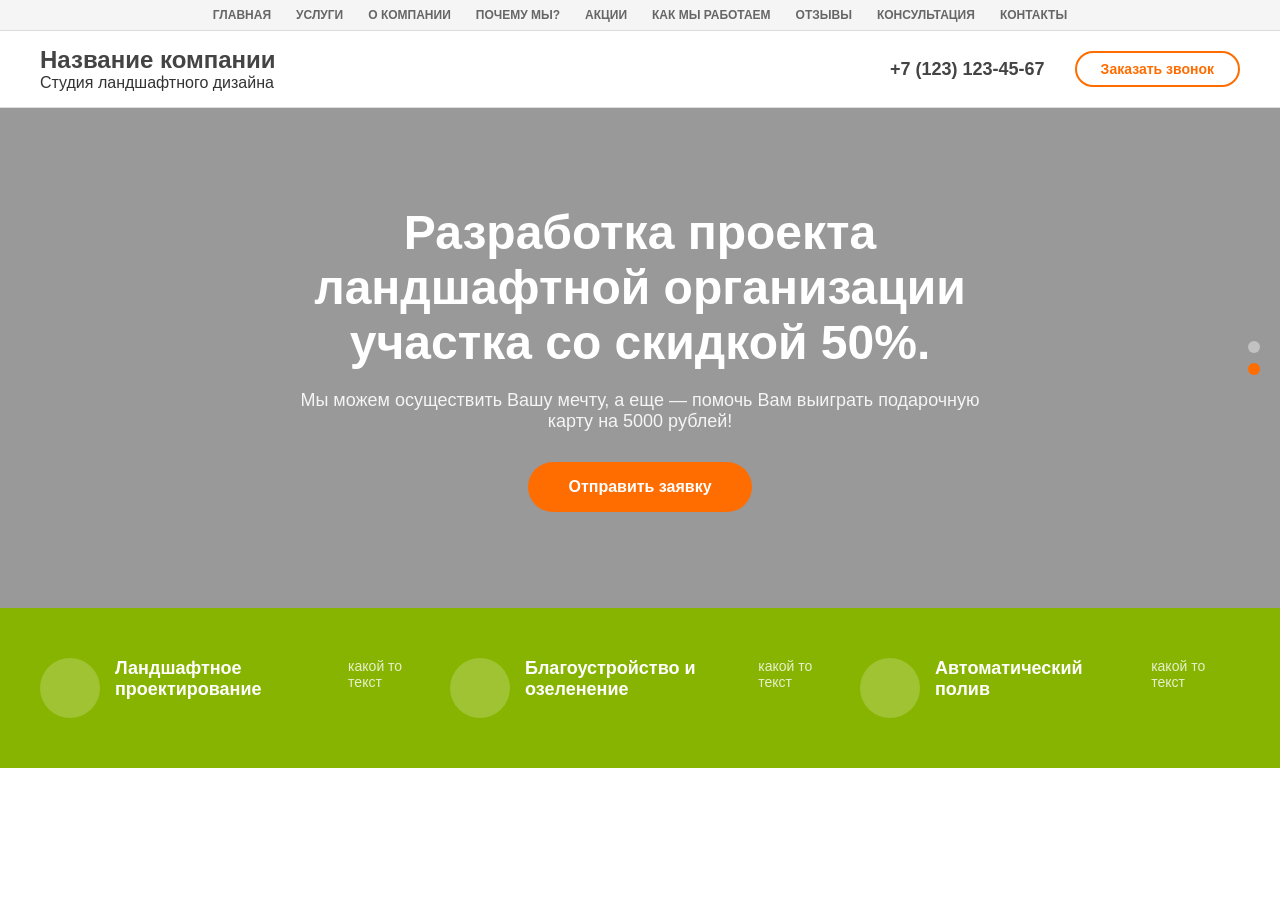
<file: control-week-task/index.html>
<!DOCTYPE html>
<html lang="ru">
<head>
    <meta charset="UTF-8">
    <meta name="viewport" content="width=device-width, initial-scale=1.0">
    <title>Ландшафтный дизайн</title>
    <link rel="stylesheet" href="styles.css">
</head>
<body>
    <!-- Навигация -->
    <div class="top-nav">
        <div class="container">
            <a href="#">Главная</a>
            <a href="#">Услуги</a>
            <a href="#">О компании</a>
            <a href="#">Почему мы?</a>
            <a href="#">Акции</a>
            <a href="#">Как мы работаем</a>
            <a href="#">Отзывы</a>
            <a href="#">Консультация</a>
            <a href="#">Контакты</a>
        </div>
    </div>

    <!-- Шапка -->
    <div class="header">
        <div class="container header-content">
            <div class="logo">
                <div class="logo-title">Название компании</div>
                <div class="logo-subtitle">Студия ландшафтного дизайна</div>
            </div>
            
            <div class="header-contacts">
                <div class="phone">+7 (123) 123-45-67</div>
                <a href="#" class="btn-call">Заказать звонок</a>
            </div>
        </div>
    </div>

    <!-- Главный экран -->
    <div class="hero">
        <div class="container hero-content">
            <h1 class="hero-title">Разработка проекта ландшафтной организации участка со скидкой 50%.</h1>
            <p class="hero-text">Мы можем осуществить Вашу мечту, а еще — помочь Вам выиграть подарочную карту на 5000 рублей!</p>
            <a href="#" class="btn btn-big">Отправить заявку</a>
        </div>
        
        <div class="hero-dots">
            <div class="dot"></div>
            <div class="dot dot-active"></div>
        </div>
    </div>

    <!-- Услуги -->
    <div class="services">
        <div class="container">
            <div class="services-grid">
                <div class="service-item">
                    <div class="service-icon"></div>
                    <h3>Ландшафтное проектирование</h3>
                    <p>какой то текст</p>
                </div>
                <div class="service-item">
                    <div class="service-icon"></div>
                    <h3>Благоустройство и озеленение</h3>
                    <p>какой то текст</p>
                </div>
                <div class="service-item">
                    <div class="service-icon"></div>
                    <h3>Автоматический полив</h3>
                    <p>какой то текст</p>
                </div>
            </div>
        </div>
    </div>
</body>
</html>
</file>
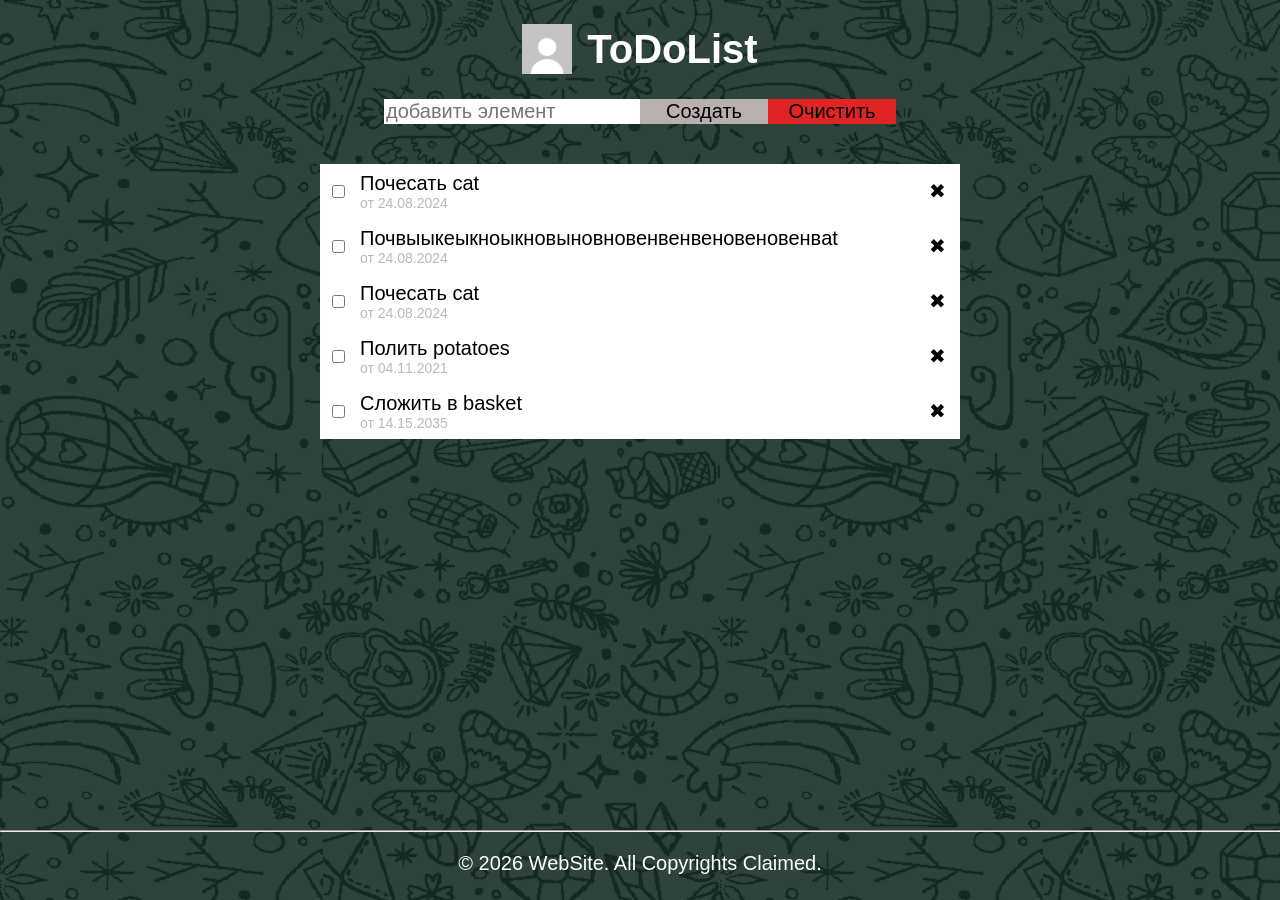
<file: todolist/index.html>
<!DOCTYPE html>
<html lang="ru">
    <head>
        <link rel="icon" href="DefaultUser.jpg">
        <link rel="stylesheet" type="text/css" href="styles.css">
        <title>WebsiteTitle</title>
        <meta charset="UTF-8">
    </head>
    <body>
        <main>
            <div class="Header">
                <div class="Header-icon"></div>
                <div class="Header-text">
                    <h1>ToDoList</h1>
                </div>
            </div>
            <div class="MyInput">
                <input type="text" placeholder="добавить элемент"/>
                <button id="createButton">Создать</button>
                <button id="clearButton">Очистить</button>
            </div>


            <ol data-placeholder="Не найдено ни одного дела"><li>
                    <label class="MyLabel">
                        <input type="checkbox">
                        <span class="AllText">
                            <span class="TaskText">Почесать cat</span>
                            <span class="SubTaskText">от 24.08.2024</span>
                        </span>
                    </label>
                    <button class="LiButton">✖</button>
                </li>
                <li>
                    <label class="MyLabel">
                        <input type="checkbox">
                        <span class="AllText">
                            <span class="TaskText">Почвыыкеыкноыкновыновновенвенвеновеновенвat</span>
                            <span class="SubTaskText">от 24.08.2024</span>
                        </span>
                    </label>
                    <button class="LiButton">✖</button>
                </li>
                <li>
                    <label class="MyLabel">
                        <input type="checkbox">
                        <span class="AllText">
                            <span class="TaskText">Почесать cat</span>
                            <span class="SubTaskText">от 24.08.2024</span>
                        </span>
                    </label>
                    <button class="LiButton">✖</button>
                </li>
                <li>
                    <label class="MyLabel">
                        <input type="checkbox">
                        <span class="AllText"> 
                            <span class="TaskText">Полить potatoes</span>
                            <span class="SubTaskText">от 04.11.2021</span>
                        </span>
                    </label>
                    <button class="LiButton">✖</button>
                </li>
                <li>
                    <label class="MyLabel">
                        <input type="checkbox">
                        <span class="AllText"> 
                            <span class="TaskText"> Сложить в basket </span>
                            <span class="SubTaskText">от 14.15.2035</span>
                        </span>
                    </label>
                    <button class="LiButton">✖</button>
                </li></ol>
            
        </main>

        
        <footer class="site-footer">
            <hr>
            <p>&copy; 2026 WebSite. All Copyrights Claimed.</p>
        </footer>

    </body>
</html>
</file>
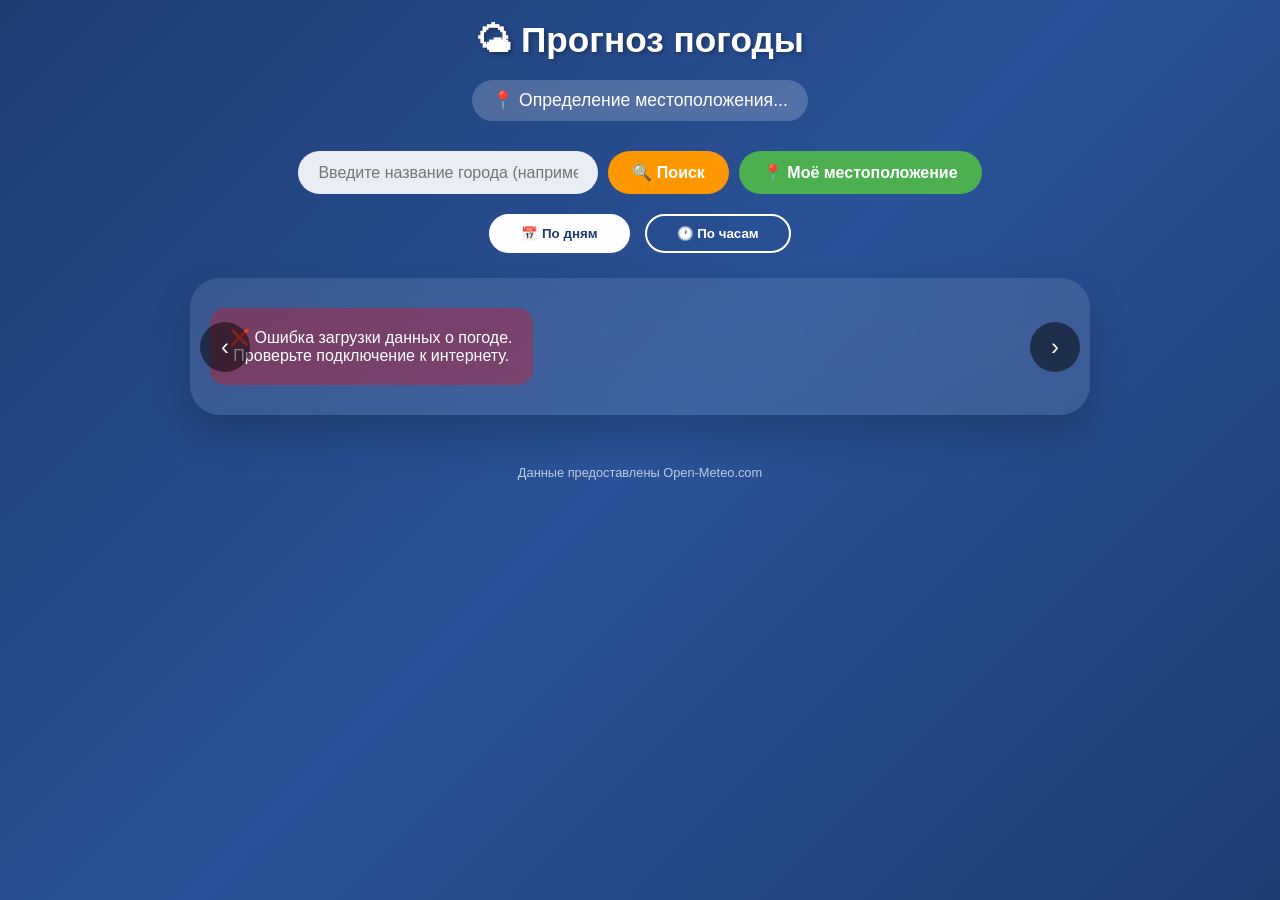
<file: jslabs/lab10/index.html>
<!DOCTYPE html>
<html lang="ru">
<head>
    <meta charset="UTF-8">
    <meta name="viewport" content="width=device-width, initial-scale=1.0, user-scalable=yes">
    <title>Погода - Карусель прогнозов | Open-Meteo</title>
    <link rel="stylesheet" href="styles.css">
</head>
<body>
    <div class="container">
        <div class="header">
            <h1>🌤 Прогноз погоды</h1>
            <div class="location-info" id="locationInfo">
                📍 Определение местоположения...
            </div>
        </div>

        <div class="search-box">
            <input type="text" id="cityInput" class="search-input" placeholder="Введите название города (например, London, Paris, Tokyo)">
            <button class="search-btn" onclick="searchCity()">🔍 Поиск</button>
            <button class="location-btn" onclick="getUserLocation()">📍 Моё местоположение</button>
        </div>

        <div class="mode-switch">
            <button class="mode-btn active" onclick="switchMode('daily')">📅 По дням</button>
            <button class="mode-btn" onclick="switchMode('hourly')">🕐 По часам</button>
        </div>

        <div class="carousel-container">
            <button class="arrow arrow-left" onclick="prevSlide()">‹</button>
            <div class="carousel">
                <div class="carousel-track" id="carouselTrack">
                    <div class="loading">
                        <div class="spinner"></div>
                        Загрузка прогноза...
                    </div>
                </div>
            </div>
            <button class="arrow arrow-right" onclick="nextSlide()">›</button>
        </div>
        <div class="indicators" id="indicators"></div>

        <footer>
            Данные предоставлены Open-Meteo.com
        </footer>
    </div>

    <script>
        let currentWeatherData = null;
        let currentMode = 'daily'; // 'daily' или 'hourly'
        let currentIndex = 0;
        let currentLat = null;
        let currentLon = null;
        let currentCityName = '';

        const MOSCOW_LAT = 55.7558;
        const MOSCOW_LON = 37.6173;
        const MOSCOW_NAME = 'Москва, Россия';

        // Иконки погоды на основе кода WMO
        const weatherIcons = {
            0: '☀️',      
            1: '🌤',      
            2: '⛅',      
            3: '☁️',      
            45: '🌫',     
            48: '🌫',     
            51: '🌧',     
            53: '🌧',     
            55: '🌧',     
            56: '🌧❄️',   
            57: '🌧❄️',   
            61: '🌧',     
            63: '🌧',     
            65: '🌧',     
            66: '🌧❄️',   
            67: '🌧❄️',   
            71: '🌨',     
            73: '🌨',     
            75: '🌨',     
            77: '🌨',     
            80: '🌦',     
            81: '🌦',     
            82: '🌦',     
            85: '🌨🌧',   
            86: '🌨🌧',   
            95: '⛈',     
            96: '⛈🌨',   
            99: '⛈🌨'    
        };

        function getWeatherIcon(code) {
            return weatherIcons[code] || '❓';
        }

        function getWeatherDescription(code) {
            const descriptions = {
                0: 'Ясно',
                1: 'В основном ясно',
                2: 'Переменная облачность',
                3: 'Пасмурно',
                45: 'Туман',
                48: 'Туман',
                51: 'Морось',
                53: 'Морось',
                55: 'Морось',
                61: 'Дождь',
                63: 'Дождь',
                65: 'Сильный дождь',
                71: 'Снег',
                73: 'Снег',
                75: 'Сильный снег',
                80: 'Ливень',
                81: 'Ливень',
                82: 'Сильный ливень',
                95: 'Гроза',
                96: 'Гроза',
                99: 'Гроза'
            };
            return descriptions[code] || 'Разная погода';
        }

        // Получение геопозиции
        function getUserLocation() {
            if (navigator.geolocation) {
                const loadingDiv = document.getElementById('carouselTrack');
                loadingDiv.innerHTML = '<div class="loading"><div class="spinner"></div>Определение местоположения...</div>';
                
                navigator.geolocation.getCurrentPosition(
                    (position) => {
                        currentLat = position.coords.latitude;
                        currentLon = position.coords.longitude;
                        currentCityName = '';
                        fetchWeatherData(currentLat, currentLon, 'Ваше местоположение');
                    },
                    (error) => {
                        console.warn('Ошибка геопозиции:', error);
                        useDefaultLocation();
                    }
                );
            } else {
                useDefaultLocation();
            }
        }

        function useDefaultLocation() {
            currentLat = MOSCOW_LAT;
            currentLon = MOSCOW_LON;
            currentCityName = '';
            fetchWeatherData(currentLat, currentLon, MOSCOW_NAME);
        }

        // Поиск города через геокодинг (Open-Meteo)
        async function searchCity() {
            const cityName = document.getElementById('cityInput').value.trim();
            if (!cityName) {
                alert('Введите название города');
                return;
            }

            const loadingDiv = document.getElementById('carouselTrack');
            loadingDiv.innerHTML = '<div class="loading"><div class="spinner"></div>Поиск города...</div>';
            document.getElementById('indicators').innerHTML = '';

            try {
                const geoUrl = `https://geocoding-api.open-meteo.com/v1/search?name=${encodeURIComponent(cityName)}&count=1&language=ru&format=json`;
                const response = await fetch(geoUrl);
                console.log(geoUrl);
                const data = await response.json();

                if (data.results && data.results.length > 0) {
                    const result = data.results[0];
                    currentLat = result.latitude;
                    currentLon = result.longitude;
                    currentCityName = result.name;
                    const country = result.country || '';
                    const displayName = `${result.name}${country ? `, ${country}` : ''}`;
                    fetchWeatherData(currentLat, currentLon, displayName);
                } else {
                    throw new Error('Город не найден');
                }
            } catch (error) {
                document.getElementById('carouselTrack').innerHTML = `
                    <div class="error">
                        ❌ Город "${cityName}" не найден.<br>
                        Попробуйте ввести название на английском.
                    </div>
                `;
                document.getElementById('locationInfo').innerHTML = `📍 ${MOSCOW_NAME} (по умолчанию)`;
            }
        }

        // Основной запрос погоды
        async function fetchWeatherData(lat, lon, locationName) {
            currentIndex = 0;
            
            let url;
            if (currentMode === 'daily') {
                url = `https://api.open-meteo.com/v1/forecast?latitude=${lat}&longitude=${lon}&daily=weather_code,temperature_2m_max,temperature_2m_min,precipitation_sum,wind_speed_10m_max&timezone=auto&forecast_days=7`;
            } else {
                url = `https://api.open-meteo.com/v1/forecast?latitude=${lat}&longitude=${lon}&hourly=weather_code,temperature_2m,relative_humidity_2m,precipitation,wind_speed_10m&timezone=auto&forecast_days=2`;
            }

            try {
                const response = await fetch(url);
                const data = await response.json();
                currentWeatherData = data;
                
                document.getElementById('locationInfo').innerHTML = `📍 ${locationName}<br>📐 ${lat.toFixed(2)}°, ${lon.toFixed(2)}°`;
                
                renderCarousel();
                updateIndicators();
            } catch (error) {
                console.error('Ошибка загрузки погоды:', error);
                document.getElementById('carouselTrack').innerHTML = `
                    <div class="error">
                        ❌ Ошибка загрузки данных о погоде.<br>
                        Проверьте подключение к интернету.
                    </div>
                `;
            }
        }

        // Рендер карусели
        function renderCarousel() {
            if (!currentWeatherData) return;

            const track = document.getElementById('carouselTrack');
            let html = '';

            if (currentMode === 'daily') {
                const daily = currentWeatherData.daily;
                const times = daily.time;
                
                for (let i = 0; i < times.length; i++) {
                    const date = new Date(times[i]);
                    const formattedDate = date.toLocaleDateString('ru-RU', { weekday: 'long', day: 'numeric', month: 'long' });
                    const icon = getWeatherIcon(daily.weather_code[i]);
                    const desc = getWeatherDescription(daily.weather_code[i]);
                    const tempMax = Math.round(daily.temperature_2m_max[i]);
                    const tempMin = Math.round(daily.temperature_2m_min[i]);
                    const precip = daily.precipitation_sum[i];
                    const wind = Math.round(daily.wind_speed_10m_max[i]);

                    html += `
                        <div class="weather-card">
                            <div class="date">${formattedDate}</div>
                            <div class="weather-icon">${icon}</div>
                            <div class="temp">${tempMax}°<span> / ${tempMin}°</span></div>
                            <div class="weather-desc">${desc}</div>
                            <div class="details">
                                <div class="detail-item">
                                    <div class="detail-label">🌧 Осадки</div>
                                    <div class="detail-value">${precip.toFixed(1)} мм</div>
                                </div>
                                <div class="detail-item">
                                    <div class="detail-label">💨 Ветер</div>
                                    <div class="detail-value">${wind} км/ч</div>
                                </div>
                            </div>
                        </div>
                    `;
                }
            } else {
                const hourly = currentWeatherData.hourly;
                const times = hourly.time;
                
                for (let i = 0; i < Math.min(times.length, 48); i++) {
                    const date = new Date(times[i]);
                    const formattedTime = date.toLocaleDateString('ru-RU', { weekday: 'short', day: 'numeric', hour: '2-digit', minute: '2-digit' });
                    const icon = getWeatherIcon(hourly.weather_code[i]);
                    const desc = getWeatherDescription(hourly.weather_code[i]);
                    const temp = Math.round(hourly.temperature_2m[i]);
                    const humidity = hourly.relative_humidity_2m?.[i] || 0;
                    const precip = hourly.precipitation[i] || 0;
                    const wind = Math.round(hourly.wind_speed_10m[i] || 0);

                    html += `
                        <div class="weather-card">
                            <div class="date">${formattedTime}</div>
                            <div class="weather-icon">${icon}</div>
                            <div class="temp">${temp}°<span></span></div>
                            <div class="weather-desc">${desc}</div>
                            <div class="details">
                                <div class="detail-item">
                                    <div class="detail-label">💧 Влажность</div>
                                    <div class="detail-value">${humidity}%</div>
                                </div>
                                <div class="detail-item">
                                    <div class="detail-label">🌧 Осадки</div>
                                    <div class="detail-value">${precip.toFixed(1)} мм</div>
                                </div>
                                <div class="detail-item">
                                    <div class="detail-label">💨 Ветер</div>
                                    <div class="detail-value">${wind} км/ч</div>
                                </div>
                            </div>
                        </div>
                    `;
                }
            }

            track.innerHTML = html;
            updateCarouselPosition();
        }

        function updateCarouselPosition() {
            const track = document.getElementById('carouselTrack');
            const cardWidth = track.firstChild?.offsetWidth || 0;
            track.style.transform = `translateX(-${currentIndex * 100}%)`;
        }

        function nextSlide() {
            if (!currentWeatherData) return;
            
            let maxIndex;
            if (currentMode === 'daily') {
                maxIndex = currentWeatherData.daily.time.length - 1;
            } else {
                maxIndex = Math.min(currentWeatherData.hourly.time.length, 48) - 1;
            }
            
            if (currentIndex < maxIndex) {
                currentIndex++;
                updateCarouselPosition();
                updateIndicators();
            }
        }

        function prevSlide() {
            if (currentIndex > 0) {
                currentIndex--;
                updateCarouselPosition();
                updateIndicators();
            }
        }

        function updateIndicators() {
            if (!currentWeatherData) return;
            
            let total;
            if (currentMode === 'daily') {
                total = currentWeatherData.daily.time.length;
            } else {
                total = Math.min(currentWeatherData.hourly.time.length, 48);
            }
            
            const container = document.getElementById('indicators');
            let html = '';
            for (let i = 0; i < total; i++) {
                html += `<div class="indicator ${i === currentIndex ? 'active' : ''}" onclick="goToSlide(${i})"></div>`;
            }
            container.innerHTML = html;
        }

        function goToSlide(index) {
            if (!currentWeatherData) return;
            
            let maxIndex;
            if (currentMode === 'daily') {
                maxIndex = currentWeatherData.daily.time.length - 1;
            } else {
                maxIndex = Math.min(currentWeatherData.hourly.time.length, 48) - 1;
            }
            
            if (index >= 0 && index <= maxIndex) {
                currentIndex = index;
                updateCarouselPosition();
                updateIndicators();
            }
        }

        function switchMode(mode) {
            currentMode = mode;
            currentIndex = 0;
            
            // Обновляем активную кнопку
            document.querySelectorAll('.mode-btn').forEach(btn => btn.classList.remove('active'));
            if (mode === 'daily') {
                document.querySelector('.mode-btn:first-child').classList.add('active');
            } else {
                document.querySelector('.mode-btn:last-child').classList.add('active');
            }
            
            // Перезагружаем данные с текущими координатами
            if (currentLat && currentLon) {
                const locationDisplay = document.getElementById('locationInfo').innerText;
                fetchWeatherData(currentLat, currentLon, locationDisplay.replace('📍 ', '').split('\n')[0]);
            } else {
                getUserLocation();
            }
        }

        // Инициализация при загрузке страницы
        window.onload = () => {
            getUserLocation();
        };
    </script>
</body>
</html>
</file>
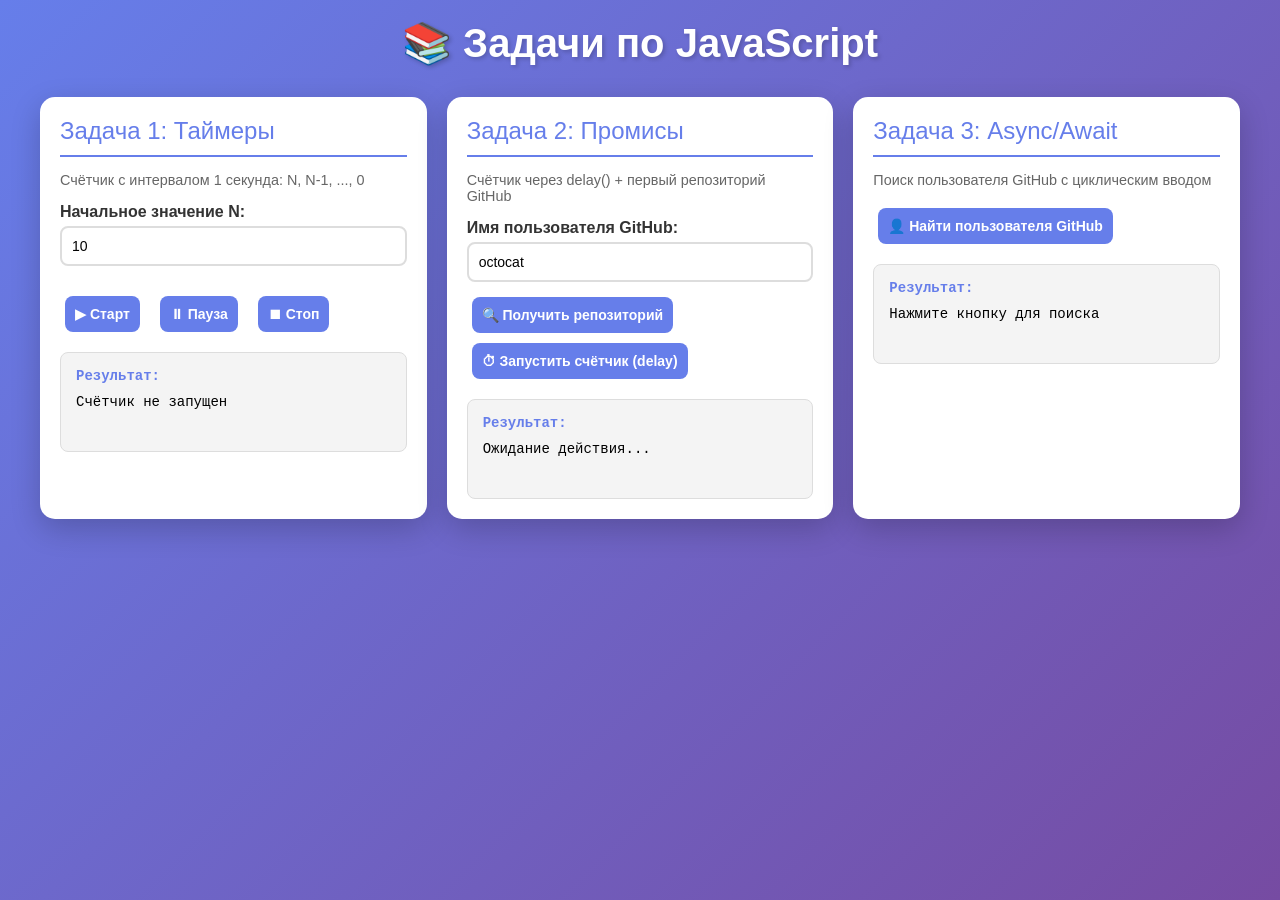
<file: jslabs/lab8/index.html>
<!DOCTYPE html>
<html lang="ru">
<head>
    <meta charset="UTF-8">
    <meta name="viewport" content="width=device-width, initial-scale=1.0">
    <title>Задачи по JavaScript: Таймеры, Промисы, Async/Await</title>
    <link rel="stylesheet" href="styles.css">
</head>
<body>
    <div class="container">
        <h1>📚 Задачи по JavaScript</h1>
        
        <div class="tasks-grid">
            <!-- Задача 1: Таймеры -->
            <div class="task-card">
                <div class="task-title">Задача 1: Таймеры</div>
                <div class="task-description">
                    Счётчик с интервалом 1 секунда: N, N-1, ..., 0
                </div>
                
                <div class="input-group">
                    <label>Начальное значение N:</label>
                    <input type="number" id="counterValue" value="10" min="0">
                </div>
                
                <div class="button-group">
                    <button onclick="startCounter()">▶ Старт</button>
                    <button onclick="pauseCounter()">⏸ Пауза</button>
                    <button onclick="stopCounter()">⏹ Стоп</button>
                </div>
                
                <div class="output">
                    <div class="output-title">Результат:</div>
                    <div id="counterOutput">Счётчик не запущен</div>
                </div>
            </div>

            <!-- Задача 2: Промисы -->
            <div class="task-card">
                <div class="task-title">Задача 2: Промисы</div>
                <div class="task-description">
                    Счётчик через delay() + первый репозиторий GitHub
                </div>
                
                <div class="input-group">
                    <label>Имя пользователя GitHub:</label>
                    <input type="text" id="githubUsername" value="octocat" placeholder="Введите имя пользователя">
                    <button onclick="getFirstRepository()">🔍 Получить репозиторий</button>
                    <button onclick="runPromiseCounter()">⏱ Запустить счётчик (delay)</button>
                </div>
                
                <div class="output">
                    <div class="output-title">Результат:</div>
                    <div id="promiseOutput">Ожидание действия...</div>
                </div>
            </div>

            <!-- Задача 3: Async/Await -->
            <div class="task-card">
                <div class="task-title">Задача 3: Async/Await</div>
                <div class="task-description">
                    Поиск пользователя GitHub с циклическим вводом
                </div>
                
                <div class="input-group">
                    <button onclick="runAsyncAwaitExample()">👤 Найти пользователя GitHub</button>
                </div>
                
                <div class="output">
                    <div class="output-title">Результат:</div>
                    <div id="asyncOutput">Нажмите кнопку для поиска</div>
                </div>
            </div>
        </div>
    </div>

    <script>
        // ==================== ЗАДАЧА 1: Таймеры ====================
        let counterInstance = null;
        let currentCounterValue = 0;

        function counter(n) {
            console.log(`Запуск counter(${n})`);
            let current = n;
            
            const intervalId = setInterval(() => {
                console.log(current);
                if (current === 0) {
                    clearInterval(intervalId);
                    console.log("Счётчик остановлен");
                } else {
                    current--;
                }
            }, 1000);
        }

        function createCounter(n) {
            let count = n;
            let intervalId = null;
            let isRunning = false;
            
            function updateOutput() {
                const outputDiv = document.getElementById('counterOutput');
                if (count >= 0) {
                    outputDiv.innerHTML = `Текущее значение: <strong>${count}</strong><br>`;
                    if (count === 0 && intervalId) {
                        outputDiv.innerHTML += '<span class="success">✅ Счётчик завершён!</span>';
                        if (intervalId) {
                            clearInterval(intervalId);
                            intervalId = null;
                            isRunning = false;
                        }
                    } else if (intervalId) {
                        outputDiv.innerHTML += '<span class="status">⏳ Счётчик активен...</span>';
                    }
                } else {
                    outputDiv.innerHTML = '<span class="status">⏸ Счётчик остановлен</span>';
                }
            }
            
            return {
                start: function() {
                    if (intervalId) {
                        console.log("Счётчик уже запущен");
                        return;
                    }
                    
                    if (count < 0) {
                        console.log("Счётчик уже завершён, используйте stop() для сброса");
                        return;
                    }
                    
                    console.log(`Запуск счётчика с ${count}`);
                    isRunning = true;
                    
                    intervalId = setInterval(() => {
                        if (count >= 0) {
                            console.log(count);
                            updateOutput();
                            
                            if (count === 0) {
                                console.log("Счётчик завершён");
                                clearInterval(intervalId);
                                intervalId = null;
                                isRunning = false;
                            }
                            count--;
                        } else {
                            clearInterval(intervalId);
                            intervalId = null;
                            isRunning = false;
                        }
                    }, 1000);
                    
                    updateOutput();
                },
                
                pause: function() {
                    if (intervalId) {
                        console.log(`Счётчик приостановлен на значении ${count}`);
                        clearInterval(intervalId);
                        intervalId = null;
                        isRunning = false;
                        updateOutput();
                        document.getElementById('counterOutput').innerHTML = 
                            `Счётчик приостановлен на значении: <strong>${count + 1}</strong><br>` +
                            '<span class="status">⏸ Нажмите "Старт" для продолжения</span>';
                    } else {
                        console.log("Счётчик не запущен");
                    }
                },
                
                stop: function() {
                    if (intervalId) {
                        clearInterval(intervalId);
                        intervalId = null;
                    }
                    count = n;
                    isRunning = false;
                    console.log(`Счётчик сброшен до ${n}`);
                    document.getElementById('counterOutput').innerHTML = 
                        `Счётчик сброшен. Начальное значение: ${n}<br>` +
                        '<span class="status">⏹ Нажмите "Старт" для запуска</span>';
                }
            };
        }

        function startCounter() {
            const n = parseInt(document.getElementById('counterValue').value);
            if (isNaN(n) || n < 0) {
                alert("Пожалуйста, введите корректное неотрицательное число");
                return;
            }
            
            if (counterInstance) {
                counterInstance.stop();
            }
            
            counterInstance = createCounter(n);
            counterInstance.start();
        }

        function pauseCounter() {
            if (counterInstance) {
                counterInstance.pause();
            } else {
                alert("Сначала запустите счётчик");
            }
        }

        function stopCounter() {
            if (counterInstance) {
                counterInstance.stop();
            } else {
                alert("Счётчик не был запущен");
            }
        }

        // ==================== ЗАДАЧА 2: Промисы ====================
        
        function delay(N) {
            return new Promise((resolve) => {
                setTimeout(resolve, N * 1000);
            });
        }

        async function runPromiseCounter() {
            const outputDiv = document.getElementById('promiseOutput');
            const n = parseInt(prompt("Введите число для обратного отсчёта:", "5"));
            
            if (isNaN(n) || n < 0) {
                outputDiv.innerHTML = '<span class="error">❌ Ошибка: введите корректное число</span>';
                return;
            }
            
            outputDiv.innerHTML = `<span class="status">⏳ Запуск счётчика от ${n} до 0...</span><br>`;
            
            for (let i = n; i >= 0; i--) {
                outputDiv.innerHTML += `<div>${i}</div>`;
                if (i > 0) {
                    await delay(1);
                }
            }
            
            outputDiv.innerHTML += '<span class="success">✅ Счётчик завершён!</span>';
        }

        async function getFirstRepository() {
            const username = document.getElementById('githubUsername').value.trim();
            const outputDiv = document.getElementById('promiseOutput');
            
            if (!username) {
                outputDiv.innerHTML = '<span class="error">❌ Пожалуйста, введите имя пользователя</span>';
                return;
            }
            
            outputDiv.innerHTML = `<span class="status">🔍 Поиск пользователя "${username}"...</span>`;
            
            try {
                const userResponse = await fetch(`https://api.github.com/users/${username}`);
                
                if (!userResponse.ok) {
                    throw new Error(`Пользователь "${username}" не найден (${userResponse.status})`);
                }
                
                const userData = await userResponse.json();
                outputDiv.innerHTML += `<div>✅ Найден пользователь: ${userData.login}</div>`;
                
                outputDiv.innerHTML += `<div>📚 Получение списка репозиториев...</div>`;
                const reposResponse = await fetch(`https://api.github.com/users/${username}/repos`);
                
                if (!reposResponse.ok) {
                    throw new Error(`Не удалось получить репозитории (${reposResponse.status})`);
                }
                
                const repos = await reposResponse.json();
                
                if (repos.length === 0) {
                    outputDiv.innerHTML += `<div class="status">📭 У пользователя "${username}" нет репозиториев</div>`;
                } else {
                    const firstRepo = repos[0];
                    outputDiv.innerHTML += `
                        <div class="success">✅ Первый репозиторий:</div>
                        <div><strong>Название:</strong> ${firstRepo.name}</div>
                        <div><strong>Описание:</strong> ${firstRepo.description || 'Нет описания'}</div>
                        <div><strong>⭐ Звёзд:</strong> ${firstRepo.stargazers_count}</div>
                        <div><strong>🔗 URL:</strong> <a href="${firstRepo.html_url}" target="_blank">${firstRepo.html_url}</a></div>
                    `;
                }
                
            } catch (error) {
                outputDiv.innerHTML += `<div class="error">❌ Ошибка: ${error.message}</div>`;
            }
        }

        // ==================== ЗАДАЧА 3: Async/Await ====================
        
        class HttpError extends Error {
            constructor(response) {
                super(`${response.status} for ${response.url}`);
                this.name = 'HttpError';
                this.response = response;
            }
        }

        async function loadJson(url) {
            const response = await fetch(url);
            
            if (response.status == 200) {
                return await response.json();
            } else {
                throw new HttpError(response);
            }
        }

        async function getGithubUser() {
            const outputDiv = document.getElementById('asyncOutput');
            
            while (true) {
                let name = prompt("Введите логин пользователя GitHub:", "iliakan");
                
                if (!name) {
                    outputDiv.innerHTML = '<span class="status">❌ Операция отменена пользователем</span>';
                    return null;
                }
                
                try {
                    const user = await loadJson(`https://api.github.com/users/${name}`);
                    const result = `✅ Полное имя: ${user.name || 'Не указано'}<br>
                                    📝 Логин: ${user.login}<br>
                                    👥 Подписчики: ${user.followers}<br>
                                    📚 Репозиториев: ${user.public_repos}<br>
                                    🔗 URL: <a href="${user.html_url}" target="_blank">${user.html_url}</a>`;
                    
                    outputDiv.innerHTML = result;
                    alert(`Полное имя: ${user.name || 'Не указано'}`);
                    return user;
                    
                } catch (err) {
                    if (err instanceof HttpError && err.response.status == 404) {
                        outputDiv.innerHTML = `<span class="error">❌ Такого пользователя не существует, пожалуйста, повторите ввод.</span><br>`;
                        alert("Такого пользователя не существует, пожалуйста, повторите ввод.");
                        continue;
                    } else {
                        outputDiv.innerHTML = `<span class="error">❌ Произошла ошибка: ${err.message}</span>`;
                        throw err;
                    }
                }
            }
        }

        async function runAsyncAwaitExample() {
            const outputDiv = document.getElementById('asyncOutput');
            outputDiv.innerHTML = '<span class="status">⏳ Ожидание ввода пользователя...</span>';
            await getGithubUser();
        }

        console.log("Пример работы counter(5):");

        console.log("Все функции загружены и готовы к работе!");
    </script>
</body>
</html>
</file>
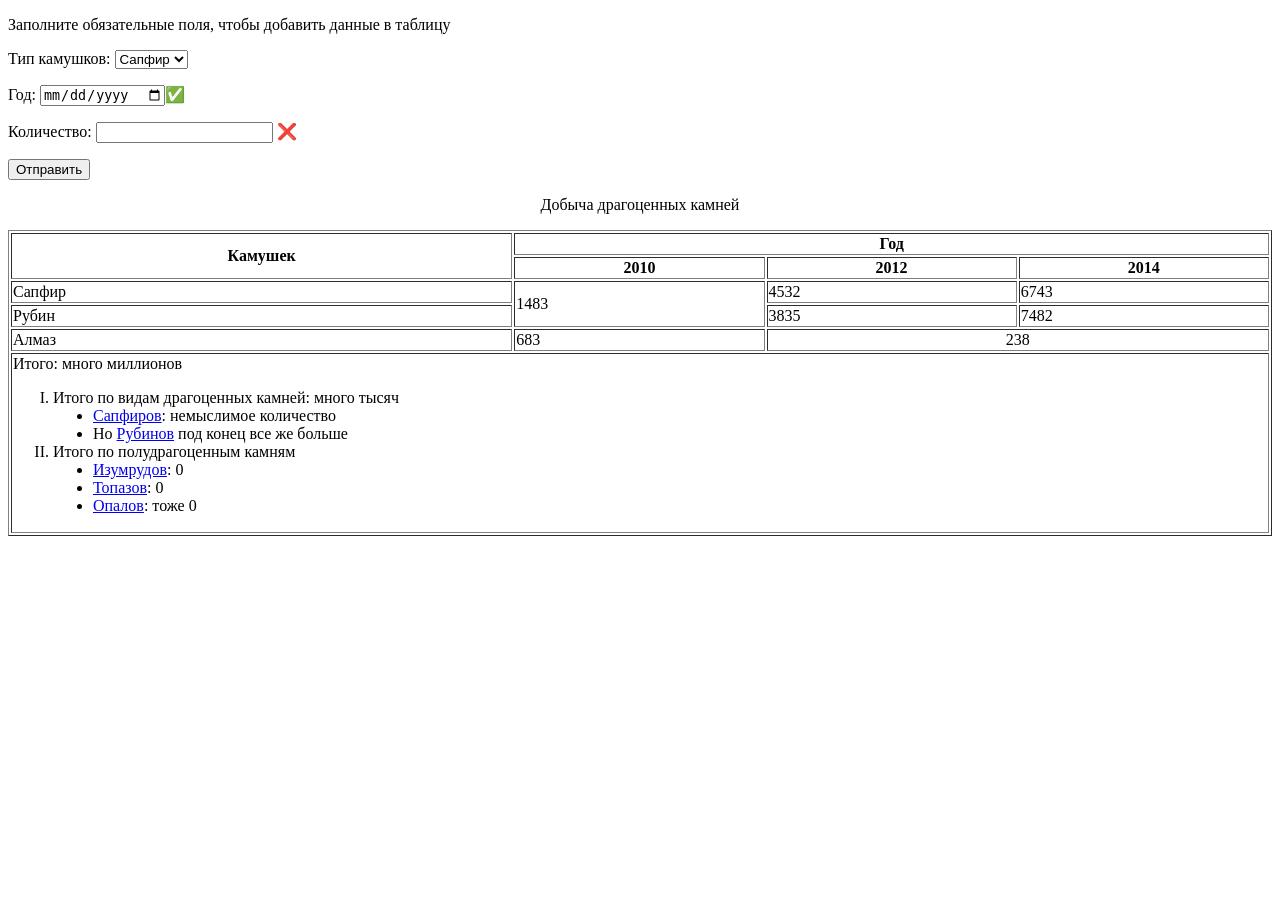
<file: lab1.1.html>
<!DOCTYPE html>
<html lang="ru">
    <head>
        <title>Lab1.1</title>
        <meta charset="UTF-8">
        <link rel="icon" href="favicon.png" type="image/png">

    </head>
    <body>

        <p> Заполните обязательные поля, чтобы добавить данные в таблицу</p>
        <p> Тип камушков: <select>
                <option>Сапфир</option>
                <option>Рубин</option>
                <option>Алмаз</option>
            </select>
        </p>
        
        <p>Год: <input type="date" />✅</p>
        
        <p>Количество: <input type="number"> ❌</p>

        <button>Отправить</button>

        <p align="center">Добыча драгоценных камней</p>

        <table border width="100%">

            <tr>
                <th rowspan="2">Камушек</th>
                <th colspan="3">Год</th>
            </tr>  
            <tr>
                <th> 2010 </th>
                <th> 2012 </th>
                <th> 2014 </th>
            </tr>
            <tr>
                <td> Сапфир </td>
                <td rowspan="2"> 1483 </td>
                <td> 4532 </td>
                <td> 6743 </td>
            </tr>  
            <tr>
                <td> Рубин </td>
                <td> 3835 </td>
                <td> 7482 </td>
            </tr>  
            <tr>
                <td> Алмаз </td>
                <td> 683 </td>
                <td colspan="2" align="center"> 238 </td>
            </tr>  
            <tr>
                <td colspan="4"> Итого: много миллионов <br> 
                    <ol type="I">

                        <li>Итого по видам драгоценных камней: много тысяч</li>
                            <ul type="disc">
                                <li> <a href="https://www.google.com/search?q=%D1%81%D0%B0%D0%BF%D1%84%D0%B8%D1%80">Сапфиров</a>: немыслимое количество</li>
                                <li> Но <a href="https://www.google.com/search?q=%D1%80%D1%83%D0%B1%D0%B8%D0%BD">Рубинов</a> под конец все же больше</li>
                            </ul>

                        <li>Итого по полудрагоценным камням</li>
                            <ul type="disc">
                                <li> <a href="https://www.google.com/search?q=%D0%B8%D0%B7%D1%83%D0%BC%D1%80%D1%83%D0%B4">Изумрудов</a>: 0</li>
                                <li> <a href="https://www.google.com/search?q=%D1%82%D0%BE%D0%BF%D0%B0%D0%B7">Топазов</a>: 0</li>
                                <li> <a href="https://www.google.com/search?q=%D0%BE%D0%BF%D0%B0%D0%BB">Опалов</a>: тоже 0</li>
                            </ul>
                    </ol>
                </td>
            </tr>  
        </table>
    </body>
</html>
</file>
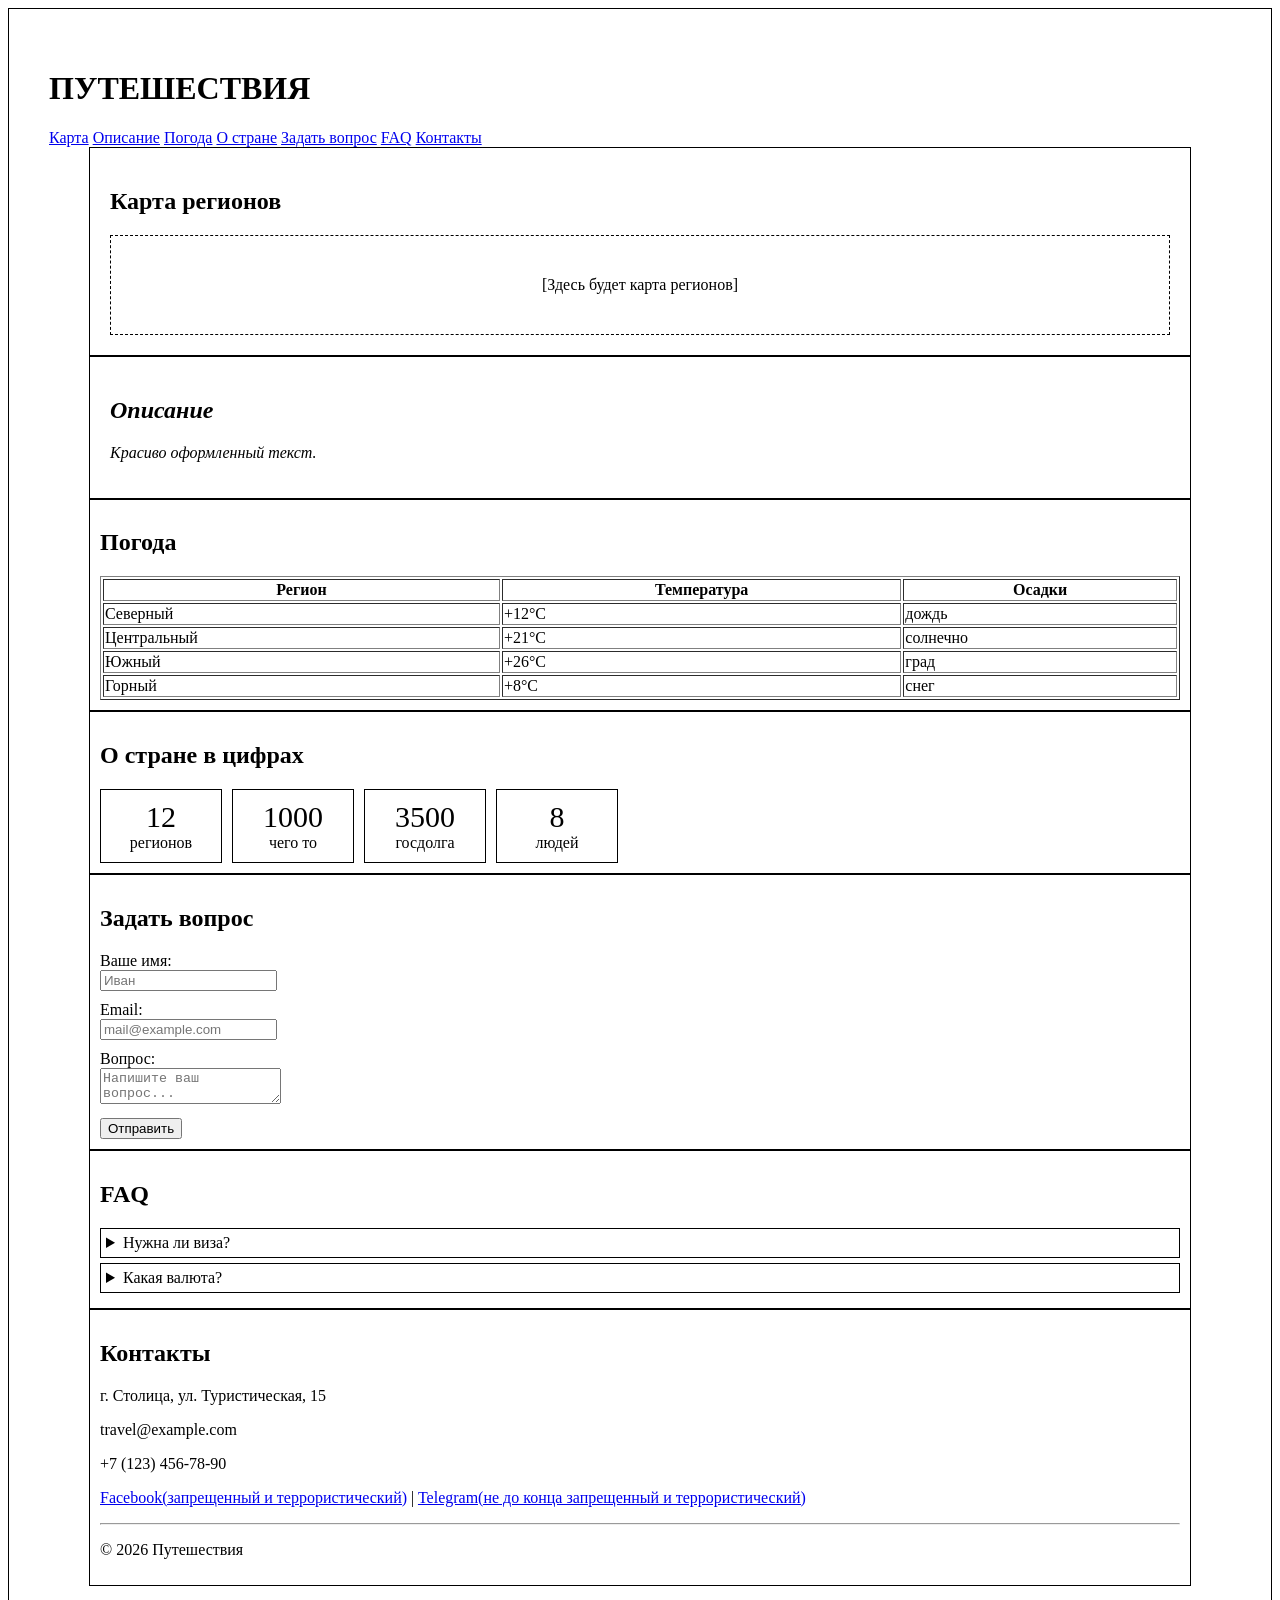
<file: lab1.3.html>
<!DOCTYPE html>
<html lang="ru">
<head>
    <title>Сттрана</title>
    <meta charset="UTF-8">
</head>
<body>


<div style="border:1px solid black;  padding: 40px;"> 

    
        <h1>ПУТЕШЕСТВИЯ</h1>
        <div>
            <a href="#map">Карта</a>
            <a href="#desc">Описание</a>
            <a href="#weather">Погода</a>
            <a href="#stats">О стране</a>
            <a href="#form">Задать вопрос</a>
            <a href="#faq">FAQ</a>
            <a href="#contacts">Контакты</a>
        </div>

    <div id="map" style="border:1px solid black; padding: 20px; margin: 0 40px;">
        <h2>Карта регионов</h2>
        <div style="border:1px dashed black; padding:40px; text-align:center;">
            [Здесь будет карта регионов]
        </div>
    </div>

    <div id="desc" style="border:1px solid black;  padding: 20px; margin: 0 40px; font-style: italic;">
        <h2>Описание</h2>
        <p>Красиво оформленный текст.</p>
    </div>

    <div id="weather" style="border:1px solid black; padding:10px; margin: 0 40px;">
        <h2>Погода</h2>
        <table border="1" style="width:100%; ">
            <tr><th>Регион</th><th>Температура</th><th>Осадки</th></tr>
            <tr><td>Северный</td><td>+12°C</td><td>дождь</td></tr>
            <tr><td>Центральный</td><td>+21°C</td><td>солнечно</td></tr>
            <tr><td>Южный</td><td>+26°C</td><td>град</td></tr>
            <tr><td>Горный</td><td>+8°C</td><td>снег</td></tr>
        </table>
    </div>

    <div id="stats" style="border:1px solid black; padding:10px;  margin: 0 40px;">
        <h2>О стране в цифрах</h2>
        <div style="display:flex; gap:10px; flex-wrap:wrap;">
            <div style="border:1px solid black; padding:10px; min-width:100px; text-align:center;">
                <span style="font-size:30px;">12</span><br>регионов
            </div>
            <div style="border:1px solid black; padding:10px; min-width:100px; text-align:center;">
                <span style="font-size:30px;">1000</span><br>чего то
            </div>
            <div style="border:1px solid black; padding:10px; min-width:100px; text-align:center;">
                <span style="font-size:30px;">3500</span><br> госдолга
            </div>
            <div style="border:1px solid black; padding:10px; min-width:100px; text-align:center;">
                <span style="font-size:30px;">8</span><br> людей
            </div>
        </div>
    </div>

    <div id="form" style="border:1px solid black; padding:10px; margin: 0 40px;">
        <h2>Задать вопрос</h2>
            <div style="margin-bottom:10px;">
                <label>Ваше имя:</label><br>
                <input type="text" placeholder="Иван" required>
            </div>
            <div style="margin-bottom:10px;">
                <label>Email:</label><br>
                <input type="email" placeholder="mail@example.com" required>
            </div>
            <div style="margin-bottom:10px;">
                <label>Вопрос:</label><br>
                <textarea placeholder="Напишите ваш вопрос..."></textarea>
            </div>
            <button type="submit">Отправить</button>
    </div>

    <div id="faq" style="border:1px solid black; padding:10px; margin: 0 40px;">
        <h2>FAQ</h2>

        <details style="border:1px solid black; padding:5px; margin-bottom:5px;">
            <summary>Нужна ли виза?</summary>
            <p>Зависит от страны</p>
        </details>
        <details style="border:1px solid black; padding:5px; margin-bottom:5px;">
            <summary>Какая валюта?</summary>
            <p> Местная.</p>
        </details>
    </div>

    <div id="contacts" style="border:1px solid black; padding:10px; margin: 0 40px;">
        <h2>Контакты</h2>
        <div>
            <p> г. Столица, ул. Туристическая, 15</p>
            <p> travel@example.com</p>
            <p> +7 (123) 456-78-90</p>
        </div>
        <p>
            <a href="#">Facebook(запрещенный и террористический)</a> |
            <a href="#">Telegram(не до конца запрещенный и террористический)</a>
        </p>
        <hr>
        <p>© 2026 Путешествия</p>
    </div>

</div>

</body>
</html>
</file>
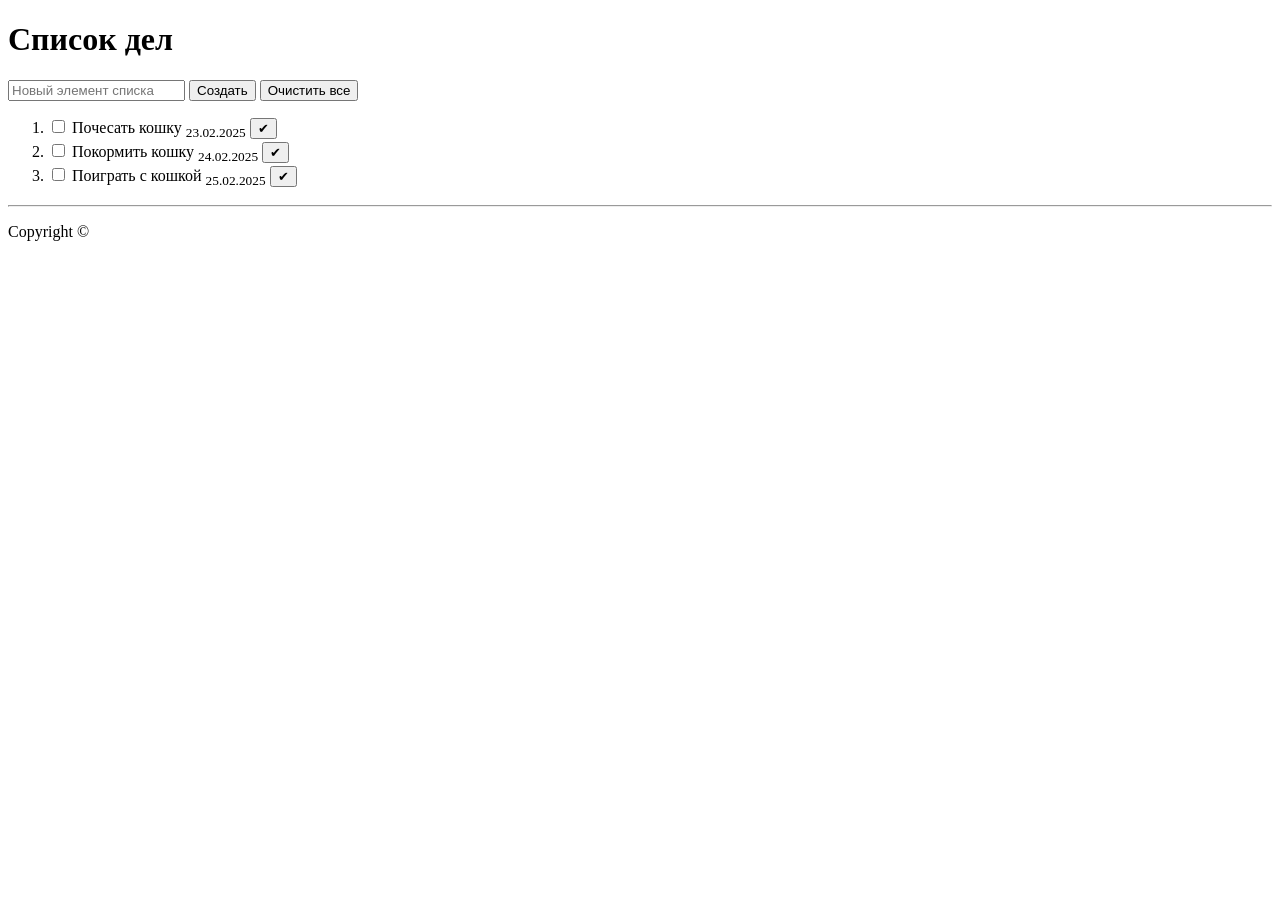
<file: lab1.html>
<!DOCTYPE html>
<html lang="en">
<head>
    <meta charset="UTF-8">
    <meta name="viewport" content="width=device-width, initial-scale=1.0">
    <link rel="icon" href="favicon.png" type="image/png">
    <title>Lab1</title>
</head>
<body>
    <h1>Список дел</h1>

    <form class="todo-form">
        <input type="text" placeholder="Новый элемент списка" />
        <button type="submit">Создать</button>
        <button type="reset">Очистить все</button>
    </form>

    <ol class="todo-list">
        <li class="todo-item">
            <label >
                <input type="checkbox" />
                <span>Почесать кошку</span>
            </label>
            <span><sub>23.02.2025</sub></span>
            <button>✔</button>
        </li>
        <li class="todo-item">
            <label>
                <input type="checkbox" />
                <span>Покормить кошку</span>
            </label>
            <span><sub>24.02.2025</sub></span>
            <button>✔</button>
        </li>
        <li class="todo-item">
            <label>
                <input type="checkbox" />
                <span>Поиграть с кошкой</span>
            </label>
            <span><sub>25.02.2025</sub></span>
            <button>✔</button>
        </li>
    </ol>

    <footer class="page-footer">
        <hr>
        <p>Copyright &copy;</p>
    </footer>
</body>
</html>
</file>
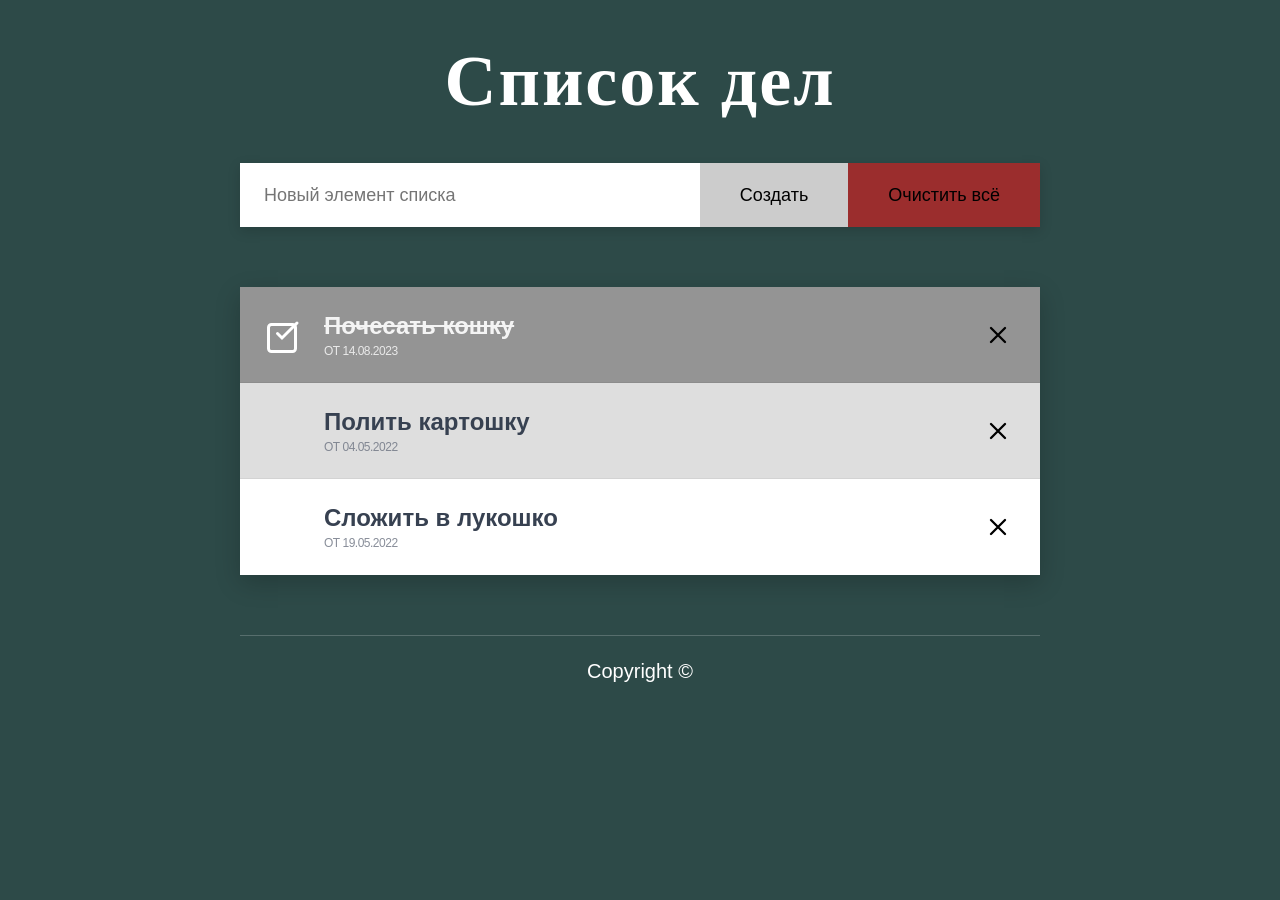
<file: lab2.html>
<!DOCTYPE html>
<html lang="ru">
<head>
    <meta charset="UTF-8">
    <meta name="viewport" content="width=device-width, initial-scale=1.0">
    <title>Список дел</title>
    
    <link rel="stylesheet" href="styles3.css">
</head>
<body>

    <h1 class="title">Список дел</h1>

    <div class="form">
        <input type="text" placeholder="Новый элемент списка">
        <button class="button-create">Создать</button>
        <button class="button-clear">Очистить всё</button>
    </div>

    <div class="list">
        <div class="task task-done">
            <div class="icon">
                <svg class="icon-check" viewBox="0 0 24 24">
                    <path d="M9 11l3 3L22 4"></path>
                    <rect x="3" y="5" width="18" height="18" rx="2"></rect>
                </svg>
            </div>
            <div class="text">
                <h3>Почесать кошку</h3>
                <p>от 14.08.2023</p>
            </div>
            <button class="button-delete">
                <svg class="icon-cross" viewBox="0 0 24 24">
                    <path d="M18 6L6 18M6 6l12 12"></path>
                </svg>
            </button>
        </div>

        <div class="task task-gray">
            <div class="icon"></div>
            <div class="text">
                <h3>Полить картошку</h3>
                <p>от 04.05.2022</p>
            </div>
            <button class="button-delete">
                <svg class="icon-cross" viewBox="0 0 24 24">
                    <path d="M18 6L6 18M6 6l12 12"></path>
                </svg>
            </button>
        </div>

        <div class="task task-white">
            <div class="icon"></div>
            <div class="text">
                <h3>Сложить в лукошко</h3>
                <p>от 19.05.2022</p>
            </div>
            <button class="button-delete">
                <svg class="icon-cross" viewBox="0 0 24 24">
                    <path d="M18 6L6 18M6 6l12 12"></path>
                </svg>
            </button>
        </div>
    </div>

    <footer class="footer">
        Copyright ©
    </footer>

</body>
</html>
</file>
<file: control-week-task/styles.css>
* {
    margin: 0;
    padding: 0;
    box-sizing: border-box;
}

body {
    font-family: Arial, Helvetica, sans-serif;
    color: #333;
}

.container {
    max-width: 1200px;
    margin: 0 auto;
}

/* Навигация */
.top-nav {
    background: #f5f5f5;
    border-bottom: 1px solid #ddd;
    padding: 8px 0;
    display: block;
}

.top-nav .container {
    display: flex;
    justify-content: center;
    gap: 25px;
}

.top-nav a {
    color: #666;
    text-decoration: none;
    font-size: 12px;
    font-weight: 600;
    text-transform: uppercase;
}

.top-nav a:hover {
    color: #87b400;
}

/* Шапка */
.header {
    background: white;
    border-bottom: 1px solid #ddd;
    position: sticky;
    top: 0;
    padding: 15px 0;
}

.header-content {
    display: flex;
    justify-content: space-between;
    align-items: center;
}

.logo-title {
    font-size: 24px;
    font-weight: 700;
    color: #444;
}

.header-contacts {
    display: flex;
    align-items: center;
    gap: 30px;
}

.phone {
    font-size: 18px;
    font-weight: 700;
    color: #444;
}

.btn-call {
    padding: 8px 24px;
    border: 2px solid #ff6c00;
    color: #ff6c00;
    border-radius: 50px;
    text-decoration: none;
    font-weight: 600;
    font-size: 14px;
}

.btn-call:hover {
    background: #ff6c00;
    color: white;
}

/* Главный экран */
.hero {
    background-image: url('https://gardens-parks.ru/wp-content/uploads/fly-images/2914/YAponskij-stil-v-landshaftnom-dizajne-2400x2000.jpg');
    background-size: cover;
    background-position: center;
    height: 500px;
    display: flex;
    align-items: center;
    position: relative;
}

.hero::before {
    content: '';
    position: absolute;
    top: 0;
    left: 0;
    right: 0;
    bottom: 0;
    background: rgba(0,0,0,0.4);
}

.hero-content {
    position: relative;
    color: white;
    text-align: center;
    width: 100%;
}

.hero-title {
    font-size: 30px;
    max-width: 800px;
    margin: 0 auto 20px;
    font-size: 48px
}

.hero-text {
    font-size: 18px;
    max-width: 700px;
    margin: 0 auto 30px;
    opacity: 0.9;
}

/* Кнопки */
.btn {
    display: inline-block;
    background: #ff6c00;
    color: white;
    padding: 12px 32px;
    border-radius: 50px;
    text-decoration: none;
    font-weight: 700;
}

.btn:hover {
    background: #e66100;
}

.btn-big {
    padding: 16px 40px;
}

/* Точки справа */
.hero-dots {
    position: absolute;
    right: 20px;
    top: 50%;
    transform: translateY(-50%);
    display: flex;
    flex-direction: column;
    gap: 10px;
}

.dot {
    width: 12px;
    height: 12px;
    border-radius: 50%;
    background: white;
    opacity: 0.4;
}

.dot-active {
    background: #ff6c00;
    opacity: 1;
}

/* Услуги */
.services {
    background: #87b400;
    padding: 50px 0;
    color: white;
}

.services-grid {
    display: grid;
    grid-template-columns: 1fr 1fr 1fr;
    gap: 30px;
}


.service-item {
    display: flex;
    gap: 15px;
    align-items: flex-start;
}

.service-item h3 {
    margin-bottom: 8px;
    font-size: 18px;
}

.service-item p {
    font-size: 14px;
    opacity: 0.8;
}

/* Иконки для сервисов */
.service-icon {
    width: 60px;
    height: 60px;
    background: rgba(255,255,255,0.2);
    border-radius: 50%;
    flex-shrink: 0;
    position: relative;
}
</file>
<file: todolist/styles.css>
body {
    background-image: url(tgvan.jpg);
    font-family: 'Gill Sans', 'Gill Sans MT', Calibri, 'Trebuchet MS', sans-serif;
    font-size: 20px;
    margin: 0;
    display: flex;  
    flex-direction: column;
}

main
{
    flex: 1 1 auto;              
    display: flex;           
    flex-direction: column;  
    min-height: 0;   

}

html, body{
    height: 100%;       
}

.Header {
    color: white;
    text-align: center;
    flex-shrink: 0;               

    display: flex;
    align-items: center;
    justify-content: center;
    gap: 15px;
}

.Header-icon {
    width: 50px;
    height: 50px;
    background-image: url(DefaultUser.jpg);
    background-size: contain;
    background-repeat: no-repeat;
    background-position: center;
    flex-shrink: 0;
}

.Header-text {
    flex-shrink: 0;
}



.MyInput{
    display: flex;
    flex-wrap: wrap;    
    justify-content: center;
    width: 70%;
    margin: 0px auto;
}

.MyInput input {
    border: 0;
    font-family: inherit;
    font-size: inherit;
    flex: 0 0 252px; 
}

 .MyInput button {   
    min-width: 90px;
    flex: 0 0 128px;
    border: 0;
    font-family: inherit;
    font-size: inherit;
}

#createButton {
    background-color: rgb(184, 175, 175);
}

#createButton:hover{
    background-color: rgb(200, 195, 195);
}

#clearButton {
    background-color: rgb(224, 35, 35);
}

#clearButton:hover {
    background-color: rgb(250, 90, 90);
}





ol {
    width: 50%;
    margin: 0 auto; 
    font-family: inherit;
    font-size: inherit;
    overflow-y: auto;
    
    flex: 1 1 auto;
    min-height: 0;
    
    padding: 0; 
    position: relative;
    list-style-type: none;
    
    display: flex;
    align-items: center;
    justify-content: center;
}

ol:not(:empty) {
    display: block;
    margin: 40px auto; 
    flex: 0 1 auto; 
}

ol:empty {
    min-height: 200px;
    display: flex;
    align-items: center;
    justify-content: center;
}

ol:empty::before {
    content: attr(data-placeholder);
    color: #999;
    font-style: italic;
    font-size: 32px;
    text-align: center;
    display: block;
    width: 100%;
}





ol li {
    background-color: white;
    display: flex;
    justify-content: space-between;
    align-items: center;
    padding: 8px;
    min-width: 0;  
}

ol li:hover {
    background-color: lightgray;
    color: rgb(71, 94, 94);
}

ol li:has(input:checked) {
    background-color: gray;
    color: white;
}






.MyLabel {
    display: flex;
    flex-direction: row;
    min-width: 0;         
   
}

.AllText {
    display: flex;
    flex-direction: column;
    min-width: 0;         
    flex: 1;              
    margin-right: 10px;   
}

.MyLabel:has(input:checked) .TaskText{
    text-decoration: line-through;
}

.TaskText {
    display: block;       
    margin-left: 12px;
    
    white-space: nowrap;
    overflow: hidden;
    text-overflow: ellipsis;
    
}

.SubTaskText {
    font-size: 0.7em;
    color: rgb(184, 184, 184);
    white-space: nowrap;  
    margin-left: 12px;  
    
    white-space: nowrap;
    overflow: hidden;
    text-overflow: ellipsis;
}






.site-footer {
    text-align: center;
    color: white;
    flex-shrink: 1;
    min-height: none;
}

.site-footer {
    text-align: center;
    color: white;
    margin: 5px 0;
}
.LiButton {
    font-size: 1em;
    border: 0px;
    background-color: inherit;
    color: inherit;
    cursor: pointer;
}
</file>
<file: jslabs/lab10/styles.css>
* {
    margin: 0;
    padding: 0;
    box-sizing: border-box;
}

body {
    font-family: 'Segoe UI', Tahoma, Geneva, Verdana, sans-serif;
    background: linear-gradient(135deg, #1e3c72 0%, #2a5298 50%, #1e3c72 100%);
    min-height: 100vh;
    padding: 20px;
    color: #fff;
}

.container {
    max-width: 900px;
    margin: 0 auto;
}

/* Хедер */
.header {
    text-align: center;
    margin-bottom: 30px;
}

h1 {
    font-size: 2.2em;
    margin-bottom: 10px;
    text-shadow: 2px 2px 4px rgba(0,0,0,0.3);
}

.location-info {
    background: rgba(255,255,255,0.2);
    backdrop-filter: blur(10px);
    border-radius: 50px;
    padding: 10px 20px;
    display: inline-block;
    margin-top: 10px;
    font-size: 1.1em;
}

/* Поиск */
.search-box {
    margin-bottom: 20px;
    display: flex;
    gap: 10px;
    justify-content: center;
    flex-wrap: wrap;
}

.search-input {
    flex: 1;
    max-width: 300px;
    padding: 12px 20px;
    border: none;
    border-radius: 50px;
    font-size: 16px;
    outline: none;
    background: rgba(255,255,255,0.9);
    transition: all 0.3s;
}

.search-input:focus {
    transform: scale(1.02);
    background: white;
}

.search-btn, .location-btn {
    padding: 12px 24px;
    border: none;
    border-radius: 50px;
    font-size: 16px;
    cursor: pointer;
    transition: all 0.3s;
    font-weight: bold;
}

.search-btn {
    background: #ff9800;
    color: white;
}

.search-btn:hover {
    background: #f57c00;
    transform: translateY(-2px);
}

.location-btn {
    background: #4caf50;
    color: white;
}

.location-btn:hover {
    background: #45a049;
    transform: translateY(-2px);
}

/* Переключатель режимов */
.mode-switch {
    display: flex;
    justify-content: center;
    gap: 15px;
    margin-bottom: 25px;
}

.mode-btn {
    padding: 10px 30px;
    border: 2px solid white;
    background: transparent;
    color: white;
    border-radius: 30px;
    cursor: pointer;
    font-weight: bold;
    transition: all 0.3s;
}

.mode-btn.active {
    background: white;
    color: #1e3c72;
}

.mode-btn:hover {
    background: rgba(255,255,255,0.3);
}

/* Карусель */
.carousel-container {
    position: relative;
    background: rgba(255,255,255,0.1);
    backdrop-filter: blur(20px);
    border-radius: 30px;
    padding: 30px 20px;
    margin-bottom: 20px;
    box-shadow: 0 20px 40px rgba(0,0,0,0.2);
}

.carousel {
    overflow: hidden;
    position: relative;
}

.carousel-track {
    display: flex;
    transition: transform 0.5s ease-in-out;
}

.weather-card {
    min-width: 100%;
    padding: 20px;
    text-align: center;
}

/* Содержимое карточки */
.weather-icon {
    font-size: 80px;
    margin: 15px 0;
}

.date {
    font-size: 1.4em;
    font-weight: bold;
    margin-bottom: 10px;
}

.temp {
    font-size: 3.5em;
    font-weight: bold;
    margin: 15px 0;
}

.temp span {
    font-size: 0.5em;
}

.feels-like {
    font-size: 1.1em;
    margin-bottom: 15px;
    opacity: 0.9;
}

.weather-desc {
    font-size: 1.2em;
    margin-bottom: 15px;
}

.details {
    display: flex;
    justify-content: center;
    gap: 25px;
    flex-wrap: wrap;
    margin-top: 20px;
}

.detail-item {
    text-align: center;
}

.detail-label {
    font-size: 0.8em;
    opacity: 0.8;
}

.detail-value {
    font-size: 1.2em;
    font-weight: bold;
}

/* Стрелки */
.arrow {
    position: absolute;
    top: 50%;
    transform: translateY(-50%);
    background: rgba(0,0,0,0.5);
    color: white;
    border: none;
    width: 50px;
    height: 50px;
    border-radius: 50%;
    cursor: pointer;
    font-size: 24px;
    transition: all 0.3s;
    z-index: 10;
}

.arrow:hover {
    background: rgba(0,0,0,0.8);
    transform: translateY(-50%) scale(1.1);
}

.arrow-left {
    left: 10px;
}

.arrow-right {
    right: 10px;
}

/* Индикаторы */
.indicators {
    display: flex;
    justify-content: center;
    gap: 10px;
    margin-top: 20px;
}

.indicator {
    width: 10px;
    height: 10px;
    border-radius: 50%;
    background: rgba(255,255,255,0.4);
    cursor: pointer;
    transition: all 0.3s;
}

.indicator.active {
    background: white;
    width: 25px;
    border-radius: 10px;
}

/* Загрузка и ошибки */
.loading {
    text-align: center;
    padding: 50px;
    font-size: 1.2em;
}

.spinner {
    width: 50px;
    height: 50px;
    border: 4px solid rgba(255,255,255,0.3);
    border-top: 4px solid white;
    border-radius: 50%;
    animation: spin 1s linear infinite;
    margin: 0 auto 15px;
}

@keyframes spin {
    0% { transform: rotate(0deg); }
    100% { transform: rotate(360deg); }
}

.error {
    background: rgba(255,0,0,0.3);
    border-radius: 15px;
    padding: 20px;
    text-align: center;
}

/* Адаптивность */
@media (max-width: 600px) {
    .temp {
        font-size: 2.5em;
    }
    .weather-icon {
        font-size: 60px;
    }
    .arrow {
        width: 35px;
        height: 35px;
        font-size: 18px;
    }
    .details {
        gap: 15px;
    }
}

footer {
    text-align: center;
    margin-top: 30px;
    font-size: 0.8em;
    opacity: 0.7;
}
</file>
<file: jslabs/lab8/styles.css>
* {
    margin: 0;
    padding: 0;
    box-sizing: border-box;
}

body {
    font-family: 'Segoe UI', Tahoma, Geneva, Verdana, sans-serif;
    background: linear-gradient(135deg, #667eea 0%, #764ba2 100%);
    min-height: 100vh;
    padding: 20px;
}

.container {
    max-width: 1200px;
    margin: 0 auto;
}

h1 {
    text-align: center;
    color: white;
    margin-bottom: 30px;
    font-size: 2.5em;
    text-shadow: 2px 2px 4px rgba(0,0,0,0.2);
}

.tasks-grid {
    display: grid;
    grid-template-columns: repeat(auto-fit, minmax(350px, 1fr));
    gap: 20px;
    margin-bottom: 20px;
}

.task-card {
    background: white;
    border-radius: 15px;
    padding: 20px;
    box-shadow: 0 10px 30px rgba(0,0,0,0.2);
    transition: transform 0.3s ease;
}

.task-card:hover {
    transform: translateY(-5px);
}

.task-title {
    font-size: 1.5em;
    color: #667eea;
    margin-bottom: 15px;
    border-bottom: 2px solid #667eea;
    padding-bottom: 10px;
}

.task-description {
    color: #666;
    margin-bottom: 15px;
    font-size: 0.9em;
}

.input-group {
    margin-bottom: 15px;
}

label {
    display: block;
    margin-bottom: 5px;
    color: #333;
    font-weight: bold;
}

input, button {
    padding: 10px;
    border: 2px solid #ddd;
    border-radius: 8px;
    font-size: 14px;
    transition: all 0.3s ease;
}

input {
    width: 100%;
    margin-bottom: 10px;
}

input:focus {
    outline: none;
    border-color: #667eea;
}

button {
    background: #667eea;
    color: white;
    border: none;
    cursor: pointer;
    margin: 5px;
    font-weight: bold;
}

button:hover {
    background: #764ba2;
    transform: scale(1.05);
}

button:active {
    transform: scale(0.95);
}

.button-group {
    display: flex;
    gap: 10px;
    flex-wrap: wrap;
    margin: 10px 0;
}

.output {
    background: #f4f4f4;
    border-radius: 8px;
    padding: 15px;
    margin-top: 15px;
    min-height: 100px;
    max-height: 200px;
    overflow-y: auto;
    font-family: 'Courier New', monospace;
    font-size: 14px;
    border: 1px solid #ddd;
}

.output-title {
    font-weight: bold;
    margin-bottom: 10px;
    color: #667eea;
}

.status {
    color: #666;
    font-style: italic;
}

.error {
    color: #e74c3c;
}

.success {
    color: #27ae60;
}

@keyframes pulse {
    0% { opacity: 1; }
    50% { opacity: 0.5; }
    100% { opacity: 1; }
}

.active-counter {
    animation: pulse 1s ease-in-out;
}
</file>
<file: styles3.css>
* {
    box-sizing: border-box;
    margin: 0;
    padding: 0;
}

body {
    background-color: #2D4A48;
    color: white;
    font-family: 'Sora', sans-serif;
    min-height: 100vh;
    display: flex;
    flex-direction: column;
    align-items: center;
    padding-top: 40px;
    padding-bottom: 20px;
    padding-left: 20px;
    padding-right: 20px;
}

.title {
    font-family: 'Pangolin', cursive;
    font-size: 72px;
    text-align: center;
    margin-bottom: 40px;
    letter-spacing: 2px;
    width: 100%;
    max-width: 800px;
}

.form {
    display: flex;
    width: 100%;
    max-width: 800px;
    margin-bottom: 60px;
    box-shadow: 0 4px 12px rgba(0, 0, 0, 0.15);
}

.form input {
    flex: 1;
    height: 64px;
    padding-left: 24px;
    padding-right: 24px;
    font-size: 18px;
    border: none;
    outline: none;
    font-family: inherit;
}

.form button {
    height: 64px;
    padding-left: 40px;
    padding-right: 40px;
    font-size: 18px;
    font-weight: 500;
    border: none;
    cursor: pointer;
    font-family: inherit;
    white-space: nowrap;
}

.button-create {
    background-color: #CCCCCC;
    color: black;
}
.button-create:hover {
    background-color: #bbbbbb;
}

.button-clear {
    background-color: #9B2D2D;
    color: black;
}
.button-clear:hover {
    background-color: #852525;
}

.list {
    width: 100%;
    max-width: 800px;
    box-shadow: 0 8px 24px rgba(0, 0, 0, 0.2);
}

.task {
    display: flex;
    align-items: center;
    height: 96px;
    padding-left: 24px;
    padding-right: 24px;
    border-bottom: 1px solid rgba(0, 0, 0, 0.05);
}

.task:hover {
    filter: brightness(0.98);
}

.task:last-child {
    border-bottom: none;
}

.icon {
    width: 36px;
    margin-right: 24px;
    display: flex;
    align-items: center;
}

.text {
    flex: 1;
}

.text h3 {
    font-size: 24px;
    margin-bottom: 4px;
}

.text p {
    font-size: 12px;
    opacity: 0.8;
    text-transform: uppercase;
    letter-spacing: -0.5px;
}

.button-delete {
    background: none;
    border: none;
    cursor: pointer;
    padding: 4px;
    margin-left: 16px;
}

.button-delete svg {
    width: 28px;
    height: 28px;
}

.button-delete:hover svg {
    transform: scale(1.1);
}

.task-done {
    background-color: #949494;
}
.task-done h3 {
    text-decoration: line-through;
    opacity: 0.9;
}

.task-gray {
    background-color: #DEDEDE;
    color: #374151;
}
.task-gray p {
    color: #6b7280;
}

.task-white {
    background-color: white;
    color: #374151;
}
.task-white p {
    color: #6b7280;
}

.footer {
    width: 100%;
    max-width: 800px;
    border-top: 1px solid rgba(255, 255, 255, 0.2);
    padding-top: 24px;
    padding-bottom: 24px;
    margin-top: 60px;
    text-align: center;
    font-size: 20px;
    font-weight: 300;
}

svg {
    display: block;
    fill: none;
    stroke-width: 2;
    stroke-linecap: round;
}
.icon-check {
    stroke: white;
}
.icon-cross {
    stroke: currentColor;
}
</file>
